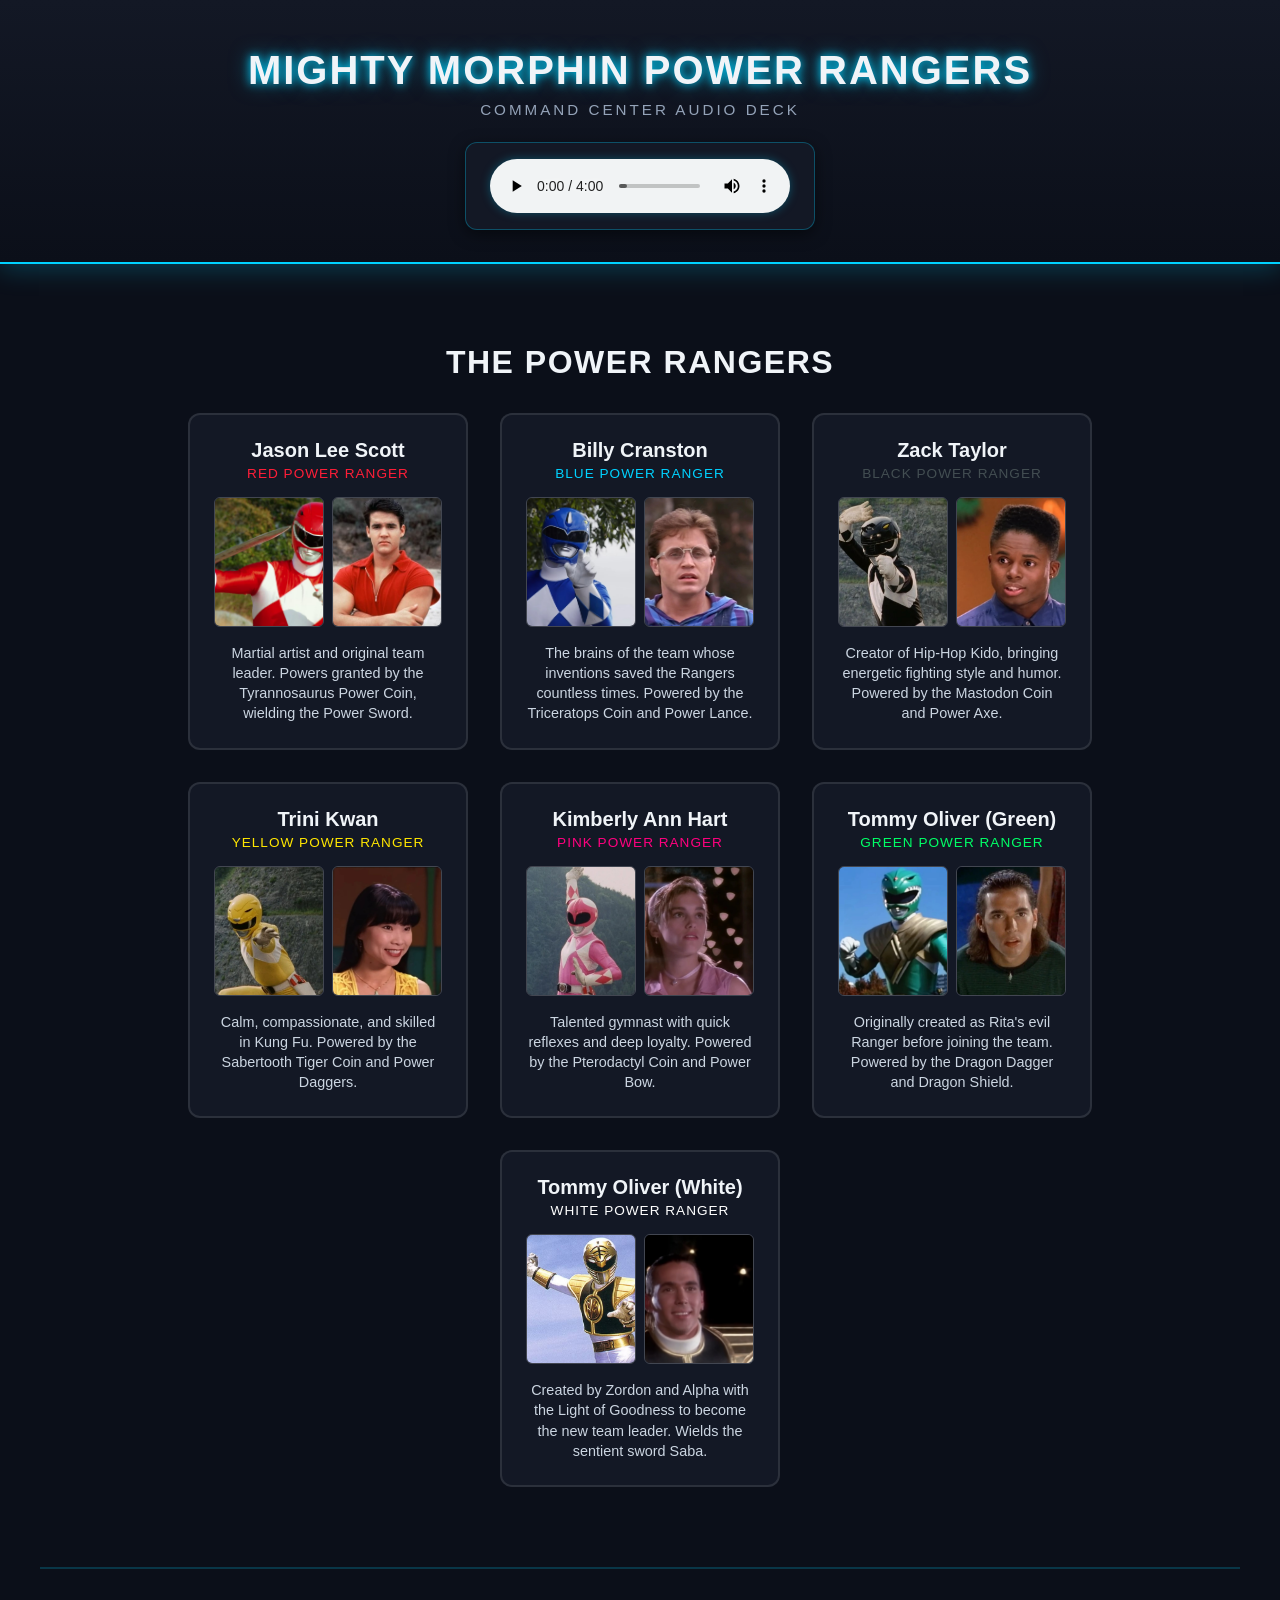
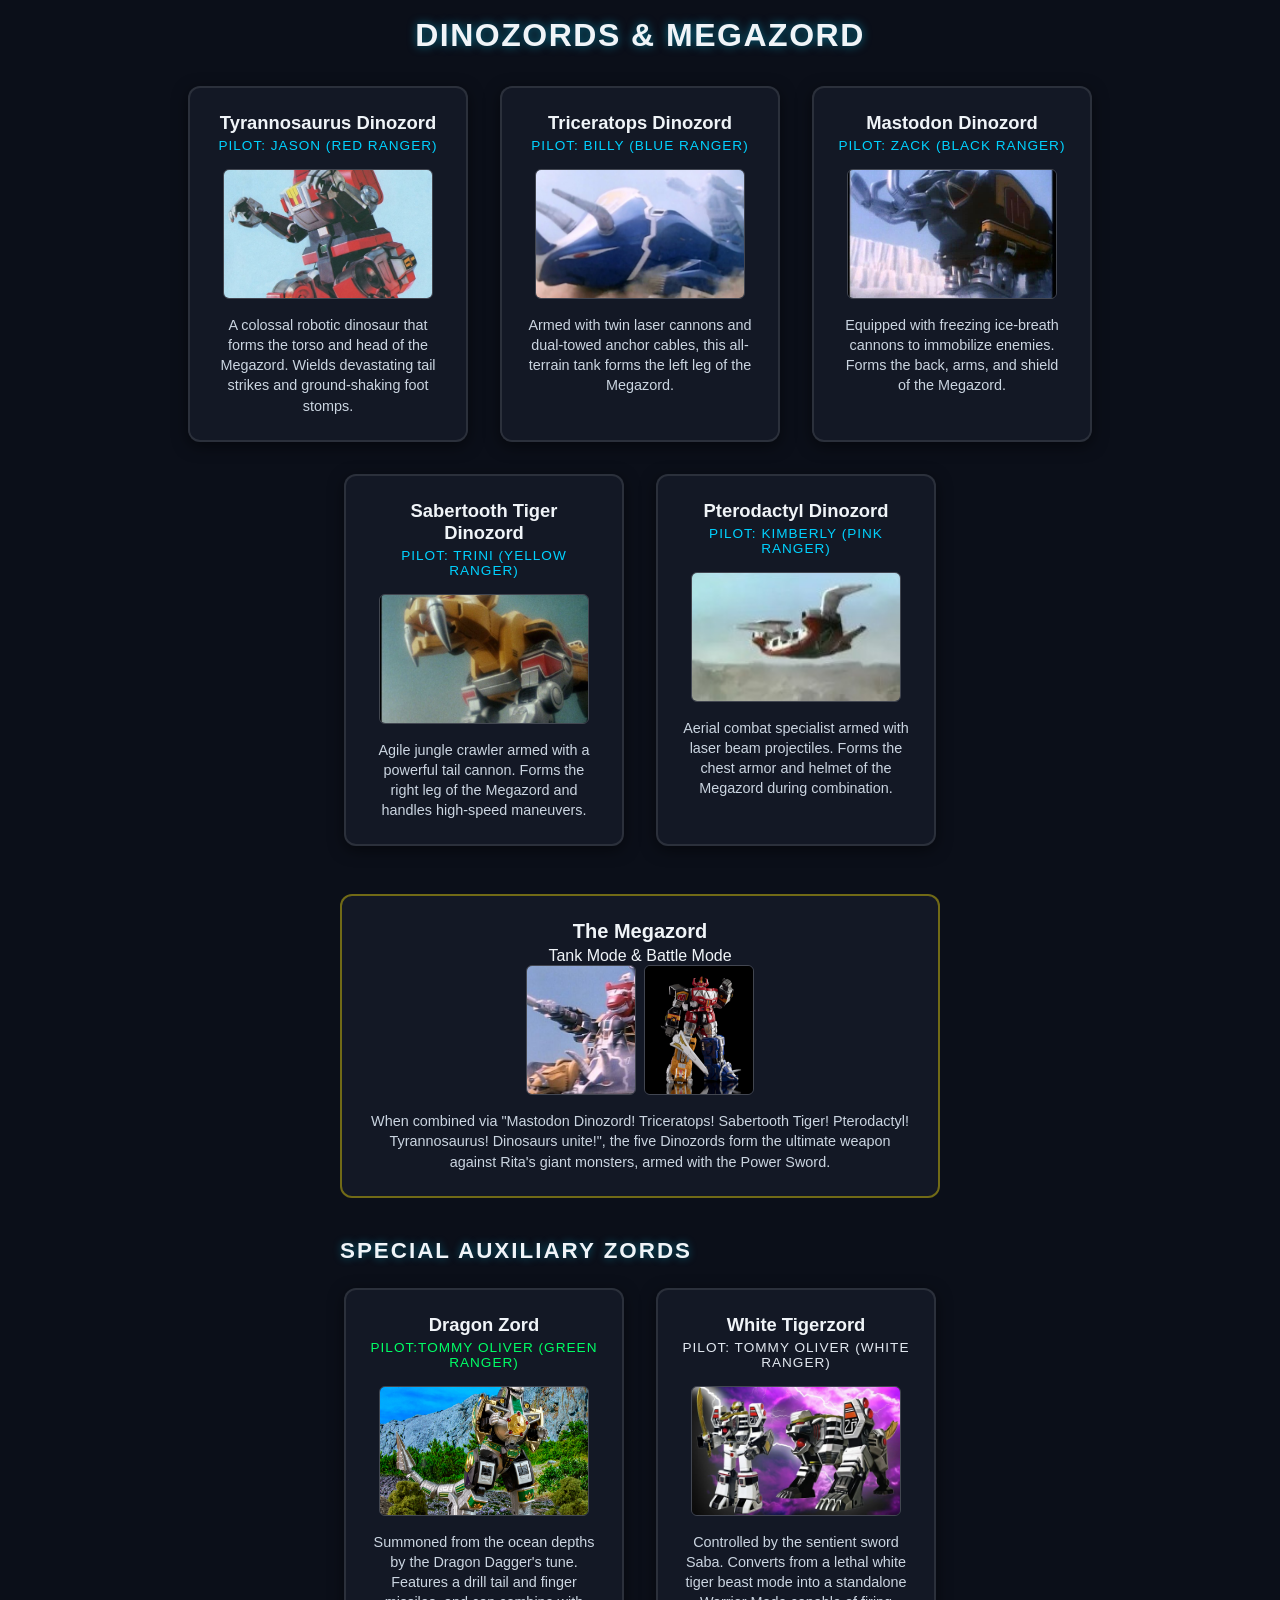
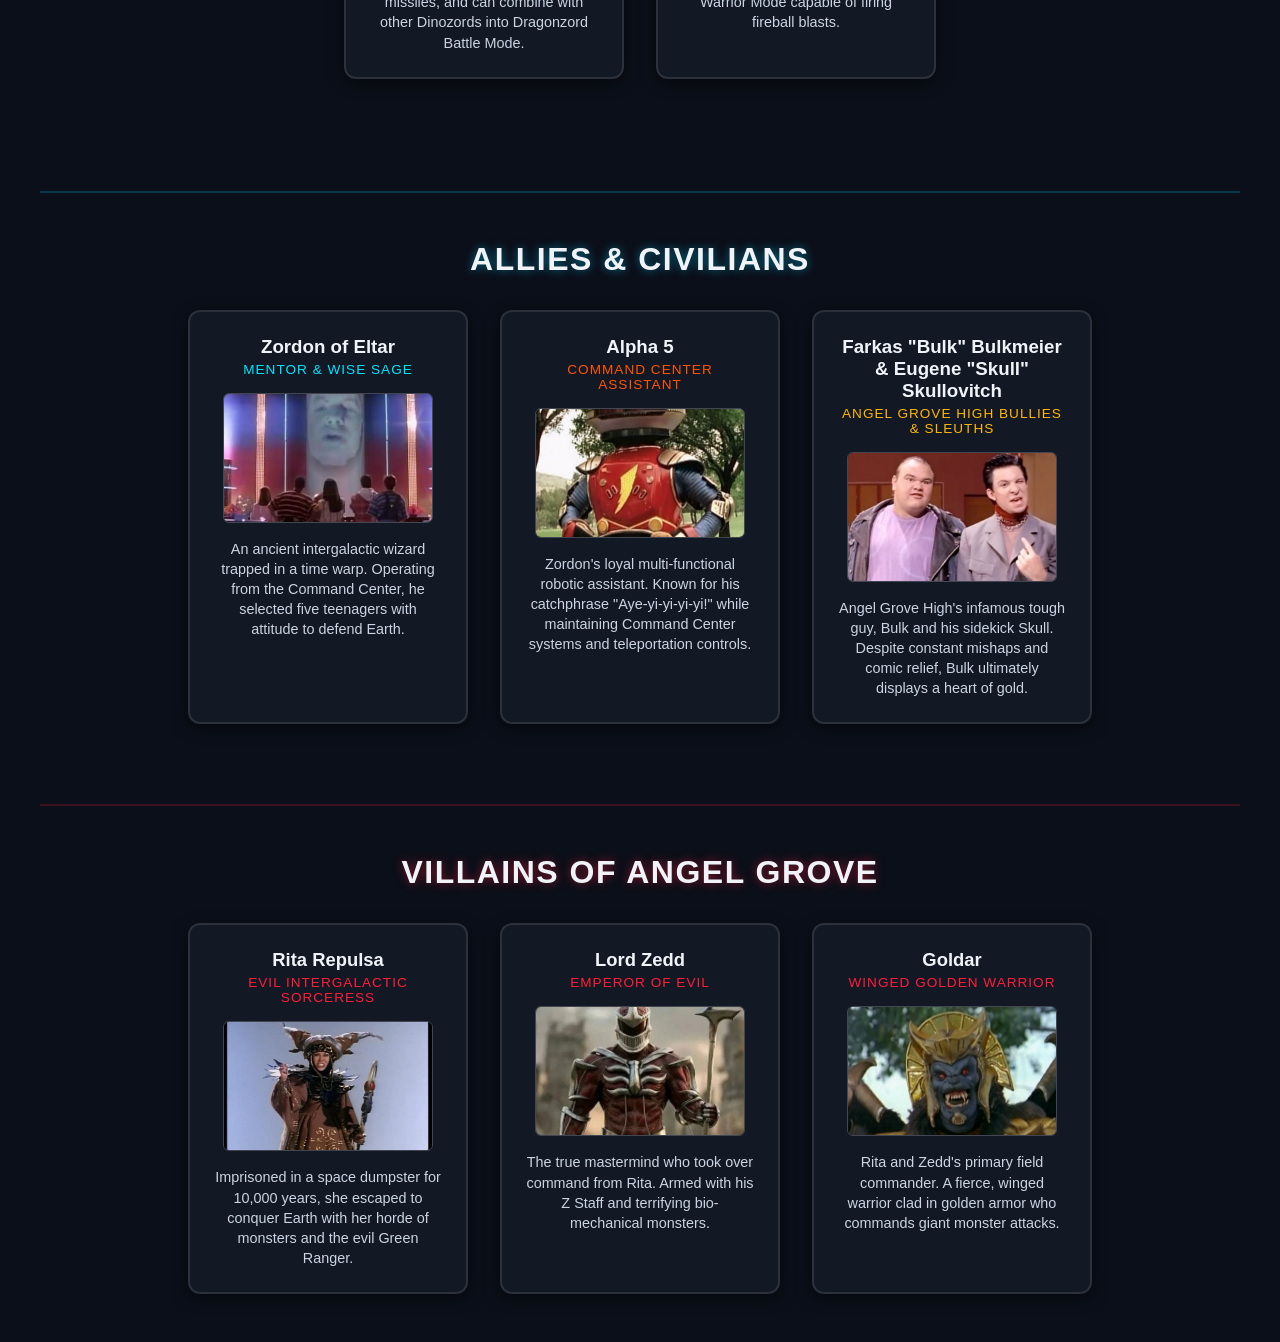
<file: index.html>
<!DOCTYPE html>
<html lang="en">
    <head>
        <meta charset="UTF-8">
        <meta name="viewport" content="width=device-width, initial-scale=1.0">
        <title>Power Rangers</title>
        <link rel="stylesheet" href="style.css">
    </head>

    <body>
        <!-- HERO / HEADER SECTION WITH THEME MUSIC -->
        <header class="hero-header">
            <h1 class="main-title">Mighty Morphin Power Rangers</h1>
            <p class="hero-subtitle">Command Center Audio Deck</p>
            
            <div class="audio-player-container">
                <audio controls loop>
                    <source src="Power Rangers theme song.mp3" type="audio/mpeg">
                    Your browser does not support the audio element.
                </audio>
            </div>
        </header>
        <main>
            <!-- 1. The Rangers section -->
            <section id="rangers" class="rangers-section">
                <h2>THE POWER RANGERS</h2>
                
                <div class="rangers-grid">
                    <!-- Red Ranger Card -->
                    <article class="ranger-card red-ranger">
                        <h3>Jason Lee Scott</h3>
                        <p class="ranger-title">Red Power Ranger</p>
                        <div class="card-images">
                            <img src="images/red-ranger-suit.jpg" alt="Red Ranger in suit" class="suit-img">
                            <img src="images/jason-civilian.jpg" alt="Jason Lee Scott civilian" class="civilian-img">
                        </div>
                        <p class="bio">
                            Martial artist and original team leader. Powers granted by the Tyrannosaurus Power Coin, wielding the Power Sword.
                        </p>
                    </article>
                    
                    <!-- Blue Ranger Card -->
                    <article class="ranger-card blue-ranger">
                        <h3>Billy Cranston</h3>
                        <p class="ranger-title">Blue Power Ranger</p>
                        <div class="card-images">
                            <img src="images/blue-ranger-suit.jpg" alt="Blue Ranger in suit" class="suit-img">
                            <img src="images/billy-civilian.jpg" alt="Billy Cranston civilian" class="civilian-img">
                        </div>
                        <p class="bio">
                            The brains of the team whose inventions saved the Rangers countless times. Powered by the Triceratops Coin and Power Lance.
                        </p>
                    </article>
                    
                    <!-- Black Ranger Card -->
                    <article class="ranger-card black-ranger">
                        <h3>Zack Taylor</h3>
                        <p class="ranger-title">Black Power Ranger</p>
                        <div class="card-images">
                            <img src="images/black-ranger-suit.jpg" alt="Black Ranger in suit" class="suit-img">
                             <img src="images/zack-civilian.jpg" alt="Zack Taylor civilian" class="civilian-img">
                        </div>
                        <p class="bio">
                            Creator of Hip-Hop Kido, bringing energetic fighting style and humor. Powered by the Mastodon Coin and Power Axe.
                        </p>
                    </article>
                    
                    <!-- Yellow Ranger Card -->
                    <article class="ranger-card yellow-ranger">
                        <h3>Trini Kwan</h3>
                        <p class="ranger-title">Yellow Power Ranger</p>
                        <div class="card-images">
                            <img src="images/yellow-ranger-suit.jpg" alt="Yellow Ranger in suit" class="suit-img">
                            <img src="images/trini-civilian.jpg" alt="Trini Kwan civilian" class="civilian-img">
                        </div>
                        <p class="bio">
                            Calm, compassionate, and skilled in Kung Fu. Powered by the Sabertooth Tiger Coin and Power Daggers.
                            </p>
                    </article>
                    
                    <!-- Pink Ranger Card -->
                    <article class="ranger-card pink-ranger">
                        <h3>Kimberly Ann Hart</h3>
                        <p class="ranger-title">Pink Power Ranger</p>
                        <div class="card-images">
                            <img src="images/pink-ranger-suit.jpg" alt="Pink Ranger in suit" class="suit-img">
                            <img src="images/kimberly-civilian.jpg" alt="Kimberly Ann Hart civilian" class="civilian-img">
                        </div>
                        <p class="bio">
                            Talented gymnast with quick reflexes and deep loyalty. Powered by the Pterodactyl Coin and Power Bow.
                        </p>
                    </article>
                    
                    <!-- Green Ranger Card -->
                    <article class="ranger-card green-ranger">
                        <h3>Tommy Oliver (Green)</h3>
                        <p class="ranger-title">Green Power Ranger</p>
                        <div class="card-images">
                            <img src="images/green-ranger-suit.jpg" alt="Green Ranger in suit" class="suit-img">
                            <img src="images/tommy-green-civilian.jpg" alt="Tommy Oliver green civilian" class="civilian-img">
                        </div>
                        <p class="bio">
                            Originally created as Rita's evil Ranger before joining the team. Powered by the Dragon Dagger and Dragon Shield.
                        </p>
                    </article>
                    
                    <!-- White Ranger Card -->
                    <article class="ranger-card white-ranger">
                        <h3>Tommy Oliver (White)</h3>
                        <p class="ranger-title">White Power Ranger</p>
                        <div class="card-images">
                            <img src="images/white-ranger-suit.jpg" alt="White Ranger in suit" class="suit-img">
                            <img src="images/tommy-white-civilian.jpg" alt="Tommy Oliver white civilian" class="civilian-img">
                        </div>
                        <p class="bio">
                            Created by Zordon and Alpha with the Light of Goodness to become the new team leader. Wields the sentient sword Saba.
                        </p>
                    </article>
                </div>
                
            </section>

            <!-- 2. The Zords & Megazord section -->
            <section id="zords" class="zords-section">
                <h2>DINOZORDS & MEGAZORD</h2>
                
                <div class="zords-grid">
                    
                    <!-- Tyrannosaurus Dinozord -->
                    <article class="zord-card red-zord">
                        <h3>Tyrannosaurus Dinozord</h3>
                        <p class="zord-pilot">Pilot: Jason (Red Ranger)</p>
                        <div class="card-images">
                            <img src="images/tyrannosaurus-zord.jpg" alt="Tyrannosaurus Dinozord" class="zord-img">
                        </div>
                        <p class="bio">
                            A colossal robotic dinosaur that forms the torso and head of the Megazord. Wields devastating tail strikes and ground-shaking foot stomps.
                        </p>
                    </article>
                    
                    <!-- Triceratops Dinozord -->
                    <article class="zord-card blue-zord">
                        <h3>Triceratops Dinozord</h3>
                        <p class="zord-pilot">Pilot: Billy (Blue Ranger)</p>
                        <div class="card-images">
                            <img src="images/triceratops-zord.jpg" alt="Triceratops Dinozord" class="zord-img">
                        </div>
                        <p class="bio">
                            Armed with twin laser cannons and dual-towed anchor cables, this all-terrain tank forms the left leg of the Megazord.
                        </p>
                    </article>

                    <!-- Mastodon Dinozord -->
                    <article class="zord-card black-zord">
                        <h3>Mastodon Dinozord</h3>
                        <p class="zord-pilot">Pilot: Zack (Black Ranger)</p>
                        <div class="card-images">
                            <img src="images/mastodon-zord.jpg" alt="Mastodon Dinozord" class="zord-img">
                        </div>
                        <p class="bio">
                            Equipped with freezing ice-breath cannons to immobilize enemies. Forms the back, arms, and shield of the Megazord.
                        </p>
                    </article>

                    <!-- Sabertooth Tiger Dinozord -->
                    <article class="zord-card yellow-zord">
                        <h3>Sabertooth Tiger Dinozord</h3>
                        <p class="zord-pilot">Pilot: Trini (Yellow Ranger)</p>
                        <div class="card-images">
                            <img src="images/sabertooth-tiger-zord.jpg" alt="Sabertooth Tiger Dinozord" class="zord-img">
                        </div>
                        <p class="bio">
                            Agile jungle crawler armed with a powerful tail cannon. Forms the right leg of the Megazord and handles high-speed maneuvers.
                        </p>
                    </article>

                    <!-- Pterodactyl Dinozord -->
                    <article class="zord-card pink-zord">
                        <h3>Pterodactyl Dinozord</h3>
                        <p class="zord-pilot">Pilot: Kimberly (Pink Ranger)</p>
                        <div class="card-images">
                            <img src="images/pterodactyl-zord.jpg" alt="Pterodactyl Dinozord" class="zord-img">
                        </div>
                        <p class="bio">
                            Aerial combat specialist armed with laser beam projectiles. Forms the chest armor and helmet of the Megazord during combination.
                        </p>
                    </article>
                </div>

                <div>
                    <!-- Megazord Feature Card (Full Width / Highlight) -->
                    <div class="megazord-feature">
                        <article class="ranger-card megazord-card">
                            <h3>The Megazord</h3>
                            <p class="Ranger-title">Tank Mode & Battle Mode</p>
                            <div class="card-images megazord-images">
                                <img src="images/megazord-tank-mode.jpg" alt="Megazord Tank Mode" class="suit-img">
                                <img src="images/megazord-battle-mode.jpg" alt="Megazord Battle Mode" class="civilian-img">
                            </div>
                            <p class="bio">
                                When combined via "Mastodon Dinozord! Triceratops! Sabertooth Tiger! Pterodactyl! Tyrannosaurus! Dinosaurs unite!", the five Dinozords form the ultimate weapon against Rita's giant monsters, armed with the Power Sword.
                            </p>
                        </article>
                    </div>

                    <!-- Special Auxiliary Zords (Tommy's Zords) -->
                    <h3 class="subsection-title">Special Auxiliary Zords</h3>
                    <div class="zords-grid auxiliary-grid">
                        <!-- Dragon Zord -->
                         <article class="zord-card green-zord">
                            <h3>Dragon Zord</h3>
                            <p class="zord-pilot">Pilot:Tommy Oliver (Green Ranger)</p>
                            <div class="card-images">
                                <img src="images/dragonzord.jpg" alt="Dragonzord" class="zord-img">
                            </div>
                            <p class="bio">
                                Summoned from the ocean depths by the Dragon Dagger's tune. Features a drill tail and finger missiles, and can combine with other Dinozords into Dragonzord Battle Mode.
                            </p>
                         </article>

                         <!-- White Tigerzord -->
                        <article class="zord-card white-zord">
                            <h3>White Tigerzord</h3>
                            <p class="zord-pilot">Pilot: Tommy Oliver (White Ranger)</p>
                            <div class="card-images">
                                <img src="images/white-tigerzord.jpg" alt="White Tigerzord" class="zord-img">
                            </div>
                            <p class="bio">
                                Controlled by the sentient sword Saba. Converts from a lethal white tiger beast mode into a standalone Warrior Mode capable of firing fireball blasts.
                            </p>
                        </article>
                    </div>
                </div>
            </section>

            <!-- Allies & Civilians -->
            <section id="allies" class="allies-section">
                <h2>ALLIES & CIVILIANS</h2>
                
                <div class="allies-grid">
                    
                    <!-- Zordon Card -->
                    <article class="ally-card zordon-card">
                        <h3>Zordon of Eltar</h3>
                        <p class="ally-title">Mentor & Wise Sage</p>
                        <div class="card-images">
                            <img src="images/zordon.jpg" alt="Zordon in Time Warp" class="ally-img">
                        </div>
                        <p class="bio">
                            An ancient intergalactic wizard trapped in a time warp. Operating from the Command Center, he selected five teenagers with attitude to defend Earth.
                        </p>
                    </article>

                    <!-- Alpha-5 Card -->
                    <article class="ally-card alpha-card">
                        <h3>Alpha 5</h3>
                        <p class="ally-title">Command Center Assistant</p>
                        <div class="card-images">
                            <img src="images/alpha-5.jpg" alt="Alpha 5 automaton" class="ally-img">
                        </div>
                        <p class="bio">
                            Zordon's loyal multi-functional robotic assistant. Known for his catchphrase "Aye-yi-yi-yi-yi!" while maintaining Command Center systems and teleportation controls.
                        </p>
                    </article>
                    
                    <!-- Bulk & Skull Card -->
                    <article class="ally-card bulk-skull-card">
                        <h3>Farkas "Bulk" Bulkmeier & Eugene "Skull" Skullovitch</h3>
                        <p class="ally-title">Angel Grove High Bullies & Sleuths</p>
                        <div class="card-images">
                            <img src="images/bulk-and-skull.jpg" alt="Bulk" class="ally-img">
                        </div>
                        <p class="bio">
                            Angel Grove High's infamous tough guy, Bulk and his sidekick Skull. Despite constant mishaps and comic relief, Bulk ultimately displays a heart of gold.
                        </p>
                    </article>
                </div>
            </section>

            <!--Villains Section -->
            <section id="villains" class="villains-section">
                <h2>VILLAINS OF ANGEL GROVE</h2>
                <div class="villains-grid">
                    
                    <!-- Rita Repulsa -->
                    <article class="villain-card rita-card">
                        <h3>Rita Repulsa</h3>
                        <p class="villain-title">Evil Intergalactic Sorceress</p>
                        <div class="card-images">
                            <img src="images/rita-repulsa.jpg" alt="Rita Repulsa" class="villain-img">
                        </div>
                        <p class="bio">
                            Imprisoned in a space dumpster for 10,000 years, she escaped to conquer Earth with her horde of monsters and the evil Green Ranger.
                        </p>
                    </article>
                    
                    <!-- Lord Zedd -->
                    <article class="villain-card zedd-card">
                        <h3>Lord Zedd</h3>
                        <p class="villain-title">Emperor of Evil</p>
                        <div class="card-images">
                            <img src="images/lord-zedd.jpg" alt="Lord Zedd" class="villain-img">
                        </div>
                        <p class="bio">
                            The true mastermind who took over command from Rita. Armed with his Z Staff and terrifying bio-mechanical monsters.
                        </p>
                    </article>

                    <!-- Goldar -->
                    <article class="villain-card goldar-card">
                        <h3>Goldar</h3>
                        <p class="villain-title">Winged Golden Warrior</p>
                        <div class="card-images">
                            <img src="images/goldar.jpg" alt="Goldar" class="villain-img">
                        </div>
                        <p class="bio">
                            Rita and Zedd's primary field commander. A fierce, winged warrior clad in golden armor who commands giant monster attacks.
                        </p>
                    </article>
                </div>
            </section>
        </main>
        
    </body>
    
</html>
</file>
<file: style.css>
/* Power Rangers Project- Part 1: Core and Theme */

/* CSS Variables for Ranger color palette */
:root {
    --bg-dark: #0b0f19;
    --panel-bg: #131825;
    --neon-red: #ff1e38;
    --neon-blue: #00d2ff;
    --neon-yellow: #ffe600;
    --neon-pink: #ff007f;
    --neon-black: #2a2a2a;
    --text-light: #f0f4f8;
    --font-main: 'Orbitron', 'Segoe UI', sans-serif, system-ui;
}

/* Global Reset */
* {
    box-sizing: border-box;
    margin: 0;
    padding: 0;
}

body {
    background-color: var(--bg-dark);
    color: var(--text-light);
    font-family: var(--font-main);
    min-height: 100vh;
    display: flex;
    flex-direction: column;
    align-items: center;
    justify-content: flex-start;
    overflow-x: hidden;
}

/* ==========================================
   HERO HEADER & AUDIO PLAYER STYLING
   ========================================== */

.hero-header {
    width: 100%;
    padding: 3rem 1rem 2rem 1rem;
    text-align: center;
    background: linear-gradient(180deg, rgba(19, 24, 37, 1) 0%, rgba(11, 15, 25, 0.8) 100%);
    border-bottom: 2px solid var(--neon-blue);
    box-shadow: 0 4px 25px rgba(0, 210, 255, 0.25);
    margin-bottom: 2rem;
}

.main-title {
    font-size: 2.5rem;
    letter-spacing: 2px;
    text-transform: uppercase;
    color: var(--text-light);
    text-shadow: 0 0 10px var(--neon-blue), 0 0 20px rgba(0, 210, 255, 0.5);
    margin-bottom: 0.5rem;
}

.hero-subtitle {
    font-size: 0.95rem;
    color: #94a3b8;
    text-transform: uppercase;
    letter-spacing: 3px;
    margin-bottom: 1.5rem;
}

/* Audio Deck Box */
.audio-player-container {
    display: inline-flex;
    flex-direction: column;
    align-items: center;
    background-color: var(--panel-bg);
    border: 1px solid rgba(0, 210, 255, 0.3);
    padding: 1rem 1.5rem;
    border-radius: 12px;
    box-shadow: 0 4px 15px rgba(0, 0, 0, 0.5);
}

.audio-player-container audio {
    outline: none;
    filter: drop-shadow(0 0 5px rgba(0, 210, 255, 0.3));
}

/* Header / Title Styling */
header {
    text-align: center;
    padding: 2rem 1rem;
    width: 100%;
    background: linear-gradient(180deg, rgba(19, 24, 37, 0.9) 0% rgba(11, 15, 25, 0) 100%);
    border-bottom: 2px solid var(--neon-blue);
    box-shadow: 0 4px 20px rgba(0, 210, 255, 0.2);
}

h1 {
    font-size: 2.5rem;
    letter-spacing: 2px;
    text-transform: uppercase;
    color: var(--text-light);
    text-shadow: 0 0 10px var(--neon-blue), 0 0 20px var(--neon-blue);
}

/* Rangers Section Styling */
.rangers-section {
    width: 100%;
    max-width: 1200px;
    padding: 3rem 1rem;
    display: flex;
    flex-direction: column;
    align-items: center;
}

.rangers-section h2 {
    font-size: 2rem;
    margin-bottom: 2rem;
    letter-spacing: 1.5px;
    text-transform: uppercase;
    text-shadow: 0 0 10px rgba(0 210 255 0.5);
}

/* Flex Grid Container */
.rangers-grid {
    display: flex;
    flex-wrap: wrap;
    gap: 2rem;
    justify-content: center;
    width: 100%;
}

/* Individual Ranger Card */
.ranger-card {
    background-color: var(--panel-bg);
    border: 2px solid rgba(255, 255, 255, 0.1);
    border-radius: 12px;
    width: 280px;
    padding: 1.5rem;
    display: flex;
    flex-direction: column;
    align-items: center;
    text-align: center;
    box-shadow: 0 4px 15px rgba(0 0 0 0.5);
    transition: transform 0.3s ease, box-shadow 0.3s ease;
}

/* Card Hover Effect */
.ranger-card:hover {
    transform: translateY(-5px);
    border-color: var(--neon-blue);
    box-shadow: 0 8px 25px rgba(0 210 255 0.4);
}

.ranger-card h3 {
    font-size: 1.25rem;
    margin-bottom: 0.25rem;
}

.ranger-title {
    font-size: 0.85rem;
    color: var(--neon-blue);
    text-transform: uppercase;
    margin-bottom: 1rem;
    letter-spacing: 1px;
}

/* Image Container for Suit & Civilian */
.card-images {
    display: flex;
    gap: 0.5rem;
    margin-bottom: 1rem;
    width: 100%;
    justify-content: center;
}

.card-images img{
    width: 110px;
    height: 130px;
    object-fit: cover;
    border-radius: 6px;
    border: 1px solid rgba(255, 255, 255, 0.2);
}

.bio {
    font-size: 0.9rem;
    line-height: 1.4;
    color: #cbd5e1;
}

/* ==========================================
   INDIVIDUAL RANGER COLOR HOVER ACCENTS
   ========================================== */

/* Red Ranger */
.red-ranger:hover {
    border-color: var(--neon-red);
    box-shadow: 0 8px 25px rgba(255, 30, 56, 0.7);
}
.red-ranger .ranger-title {
    color: var(--neon-red);
}

/* Blue Ranger */
.blue-ranger:hover {
    border-color: var(--neon-blue);
    box-shadow: 0 8px 25px rgba(0, 210, 255, 0.7);
}
.blue-ranger .ranger-title {
    color: var(--neon-blue);
}

/* Black Ranger - Using a clean Silver/White high-contrast glow */
.black-ranger:hover {
    border-color: #cbd5e1; /* Sleek metallic silver */
    box-shadow: 0 8px 25px rgba(203, 213, 225, 0.4); /* Clean bright aura */
}
.black-ranger .ranger-title {
    color: #434e52; /* Subtle metallic gray for text */
}

/* Yellow Ranger */
.yellow-ranger:hover {
    border-color: #ffe600;
    box-shadow: 0 8px 25px rgba(255, 230, 0, 0.5);
}
.yellow-ranger .ranger-title {
    color: #ffe600;
}

/* Pink Ranger */
.pink-ranger:hover {
    border-color: var(--neon-pink);
    box-shadow: 0 8px 25px rgba(250, 125, 125, 0.5);
}
.pink-ranger .ranger-title {
    color: var(--neon-pink);
}

/* Green Ranger */
.green-ranger:hover {
    border-color: #00ff66;
    box-shadow: 0 8px 25px rgba(0, 255, 102, 0.5);
}
.green-ranger .ranger-title {
    color: #00ff66;
}

/*White Ranger */
.white-ranger:hover {
    border-color: #ffffff;
    box-shadow: 0 8px 25px rgba(255, 255, 255, 0.7);
}
.white-ranger .ranger-title {
    color: #ffffff;
}

/* ==========================================
   SECTION 2: ZORDS & MEGAZORD
   ========================================== */
.zords-section {
    width: 100%;
    max-width: 1200px;
    padding: 3rem 1rem;
    display: flex;
    flex-direction: column;
    align-items: center;
    border-top: 2px solid rgba(0, 210, 255, 0.2);
    margin-top: 2rem;
}

.zords-section h2 {
    font-size: 2rem;
    margin-bottom: 2rem;
    letter-spacing: 1.5px;
    text-transform: uppercase;
    text-shadow: 0 0 10px rgba(0, 210, 255, 0.5);
    text-align: center;
}

/* Zords Grid Container */
.zords-grid {
    display: flex;
    flex-wrap: wrap;
    gap: 2rem;
    justify-content: center;
    width: 100%;
    margin-bottom: 2rem;
}

/* Individual Zord Card (reuses .ranger-card sizing and structure) */
.zord-card {
    background-color: var(--panel-bg);
    border: 2px solid rgba(255, 255, 255, 0.1);
    border-radius: 12px;
    width: 280px;
    padding: 1.5rem;
    display: flex;
    flex-direction: column;
    align-items: center;
    text-align: center;
    box-shadow: 0 4px 15px rgba(0, 0, 0, 0.5);
    transition: transform 0.3s ease, box-shadow 0.3s ease;
}

.zord-card:hover {
    transform: translateY(-5px);
    border-color: var(--neon-blue);
    box-shadow: 0 8px 25px rgba(0, 210, 255, 0.4);
}

.zord-card h3 {
    font-size: 1.15rem;
    margin-bottom: 0.25rem;
}

.zord-pilot {
    font-size: 0.85rem;
    color: var(--neon-blue);
    text-transform: uppercase;
    margin-bottom: 1rem;
    letter-spacing: 1px;
}

/* Single image wrapper style for Zord cards */
.zord-card .card-images {
    justify-content: center;
}

.zord-card .card-images img {
    width: 210px;
    height: 130px;
    object-fit: cover;
    border-radius: 6px;
    border: 1px solid rgba(255, 255, 255, 0.2);
}

/* Megazord Feature Layout */
.megazord-feature {
    width: 100%;
    display:flex;
    justify-content: center;
    margin-top: 1rem;
}

.megazord-card {
    width: 100%;
    max-width: 600px;
    border-color: rgba(255, 230, 0, 0.4);
}

.megazord-card:hover {
    border-color: var(--neon-yellow);
    box-shadow: 0 8px 30px rgba(255, 230, 0, 0.7);
}

/* Subsection Header for Special Zords */
.subsection-title {
    font-size: 1.4rem;
    color: var(--text-light);
    margin: 2.5rem 0 1.5rem 0;
    letter-spacing: 2px;
    text-transform: uppercase;
    text-shadow: 0 0 8px rgba(0, 210, 255, 0.4);
}

.auxiliary-grid {
    justify-content: center;
}

/* Green Zord Hover State */
.green-zord:hover {
    border-color: #00ff66;
    box-shadow: 0 8px 25px rgba(0, 255, 102, 0.4);
}
.green-zord .zord-pilot {
    color: #00ff66;
}

/* White Zord Hover State (High-Contrast Silver/White Glow) */
.white-zord:hover {
    border-color: #ffffff;
    box-shadow: 0 8px 25px rgba(255, 255, 255, 0.5);
}
.white-zord .zord-pilot {
    color: #e2e8f0;
}

/* ==========================================
   SECTION 3: ALLIES & CIVILIANS
   ========================================== */
.allies-section {
    width: 100%;
    max-width: 1200px;
    padding: 3rem 1rem;
    display: flex;
    flex-direction: column;
    align-items: center;
    border-top: 2px solid rgba(0, 210, 255, 0.2);
    margin-top: 2rem;
}

.allies-section h2 {
    font-size: 2rem;
    margin-bottom: 2rem;
    letter-spacing: 1.5px;
    text-transform: uppercase;
    text-shadow: 0 0 10px rgba(0, 210, 255, 0.5);
    text-align: center;
}

.allies-grid {
    display: flex;
    flex-wrap: wrap;
    gap: 2rem;
    justify-content: center;
    width: 100%;
    
}

/* Base Ally Card Layout */
.ally-card {
    background-color: var(--panel-bg);
    border: 2px solid rgba(255, 255, 255, 0.1);
    border-radius: 12px;
    width: 280px;
    padding: 1.5rem;
    display: flex;
    flex-direction: column;
    align-items: center;
    text-align: center;
    box-shadow: 0 4px 15px rgba(0, 0, 0, 0.5);
    transition: transform 0.3s ease, box-shadow 0.3s ease, border-color 0.3s ease;
}

.ally-card h3 {
    font-size: 1.15 rem;
    margin-bottom: 0.25rem;
}

.ally-title {
    font-size: 0.85rem;
    color: var(--neon-blue);
    text-transform: uppercase;
    margin-bottom: 1rem;
    letter-spacing: 1px;
}

.ally-card .card-images {
    justify-content: center;
}

.ally-card .card-images img {
    width: 210px;
    height: 130px;
    object-fit: cover;
    border-radius: 6px;
    border: 1px solid rgba(255, 255, 255, 0.2);
}

/* Individual Ally Hover Accents */

/* Zordon - Energy Tube Cyan/Blue */
.zordon-card:hover {
    transform: translateY(-5px);
    border-color: #00e5ff;
    box-shadow: 0 8px 25px rgba(0, 229, 255, 0.5);
}
.zordon-card .ally-title {
    color: #00e5ff;
}

/* Alpha 5 Bright - Amber/Red */
.alpha-card:hover {
    transform: translateY(-5px);
    border-color: #ff5500;
    box-shadow: 0 8px 25px rgba(255, 85, 0, 0.5);
}
.alpha-card .ally-title {
    color: #ff5500;
}

/* Bulk & Skull - Punchy Orange/Gold */
.bulk-skull-card:hover {
    transform: translateY(-5px);
    border-color: #ffb700;
    box-shadow: 0 8px 25px rgba(255, 183, 0, 0.5);
}
.bulk-skull-card .ally-title {
    color: #ffb700;
}
/* ==========================================
   SECTION 4: VILLAINS OF ANGEL GROVE
   ========================================== */
.villains-section {
    width: 100%;
    max-width: 1200px;
    padding: 3rem 1rem;
    display: flex;
    flex-direction: column;
    align-items: center;
    border-top: 2px solid rgba(255, 30, 56, 0.2);
    margin-top: 2rem;
}

.villains-section h2 {
    font-size: 2rem;
    margin-bottom: 2rem;
    letter-spacing: 1.5px;
    text-transform: uppercase;
    text-shadow: 0 0 10px rgba(255, 30, 56, 0.5);
    text-align: center;
}

.villains-grid {
    display: flex;
    flex-wrap: wrap;
    gap: 2rem;
    justify-content: center;
    width: 100%;
}

.villain-card {
    background-color: var(--panel-bg);
    border: 2px solid rgba(255, 255, 255, 0.1);
    border-radius: 12px;
    width: 280px;
    padding: 1.5rem;
    display: flex;
    flex-direction: column;
    align-items: center;
    text-align: center;
    box-shadow: 0 4px 15px rgba(0, 0, 0, 0.5);
    transition: transform 0.3s ease, box-shadow 0.3s ease, border-color 0.3s ease;
}

.villain-card h3 {
    font-size: 1.15rem;
    margin-bottom: 0.25rem;
}

.villain-title {
    font-size: 0.85rem;
    color: var(--neon-red);
    text-transform: uppercase;
    margin-bottom: 1rem;
    letter-spacing: 1px;
}

.villain-card .card-images {
    justify-content: center;
}

.villain-card .card-images img {
    width: 210px;
    height: 130px;
    object-fit: cover;
    border-radius: 6px;
    border: 1px solid rgba(255, 255, 255, 0.2);
}

/* Villain Hover States */
.rita-card:hover {
    transform: translateY(-5px);
    border-color: #bd00ff;
    box-shadow: 0 8px 25px rgba(189, 0, 255, 0.5);
}

.zedd-card:hover {
    transform: translateY(-5px);
    border-color: #ff0033;
    box-shadow: 0 8px 25px rgba(255, 0, 51, 0.6);
}

.goldar-card:hover {
    transform: translateY(-5px);
    border-color: #ffd700;
    box-shadow: 0 8px 25px rgba(255, 215, 0, 0.5);
}
</file>
